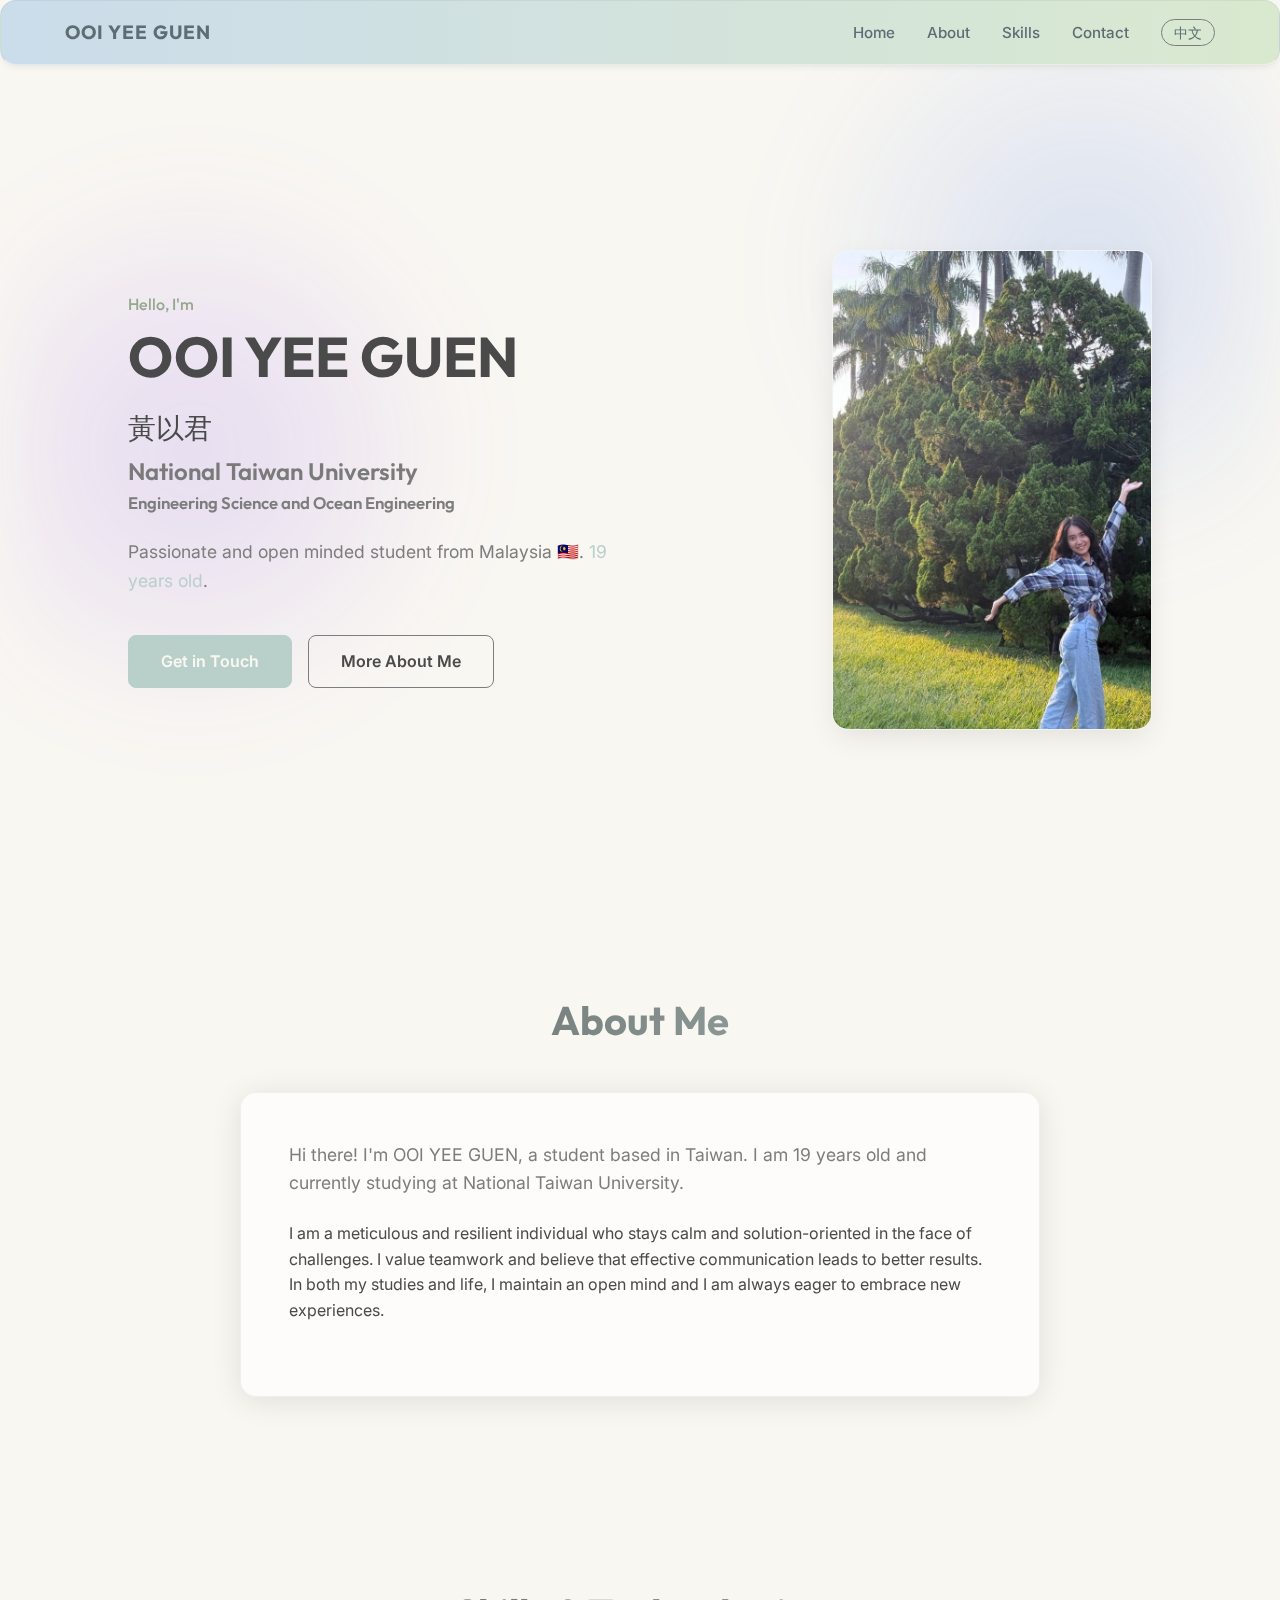
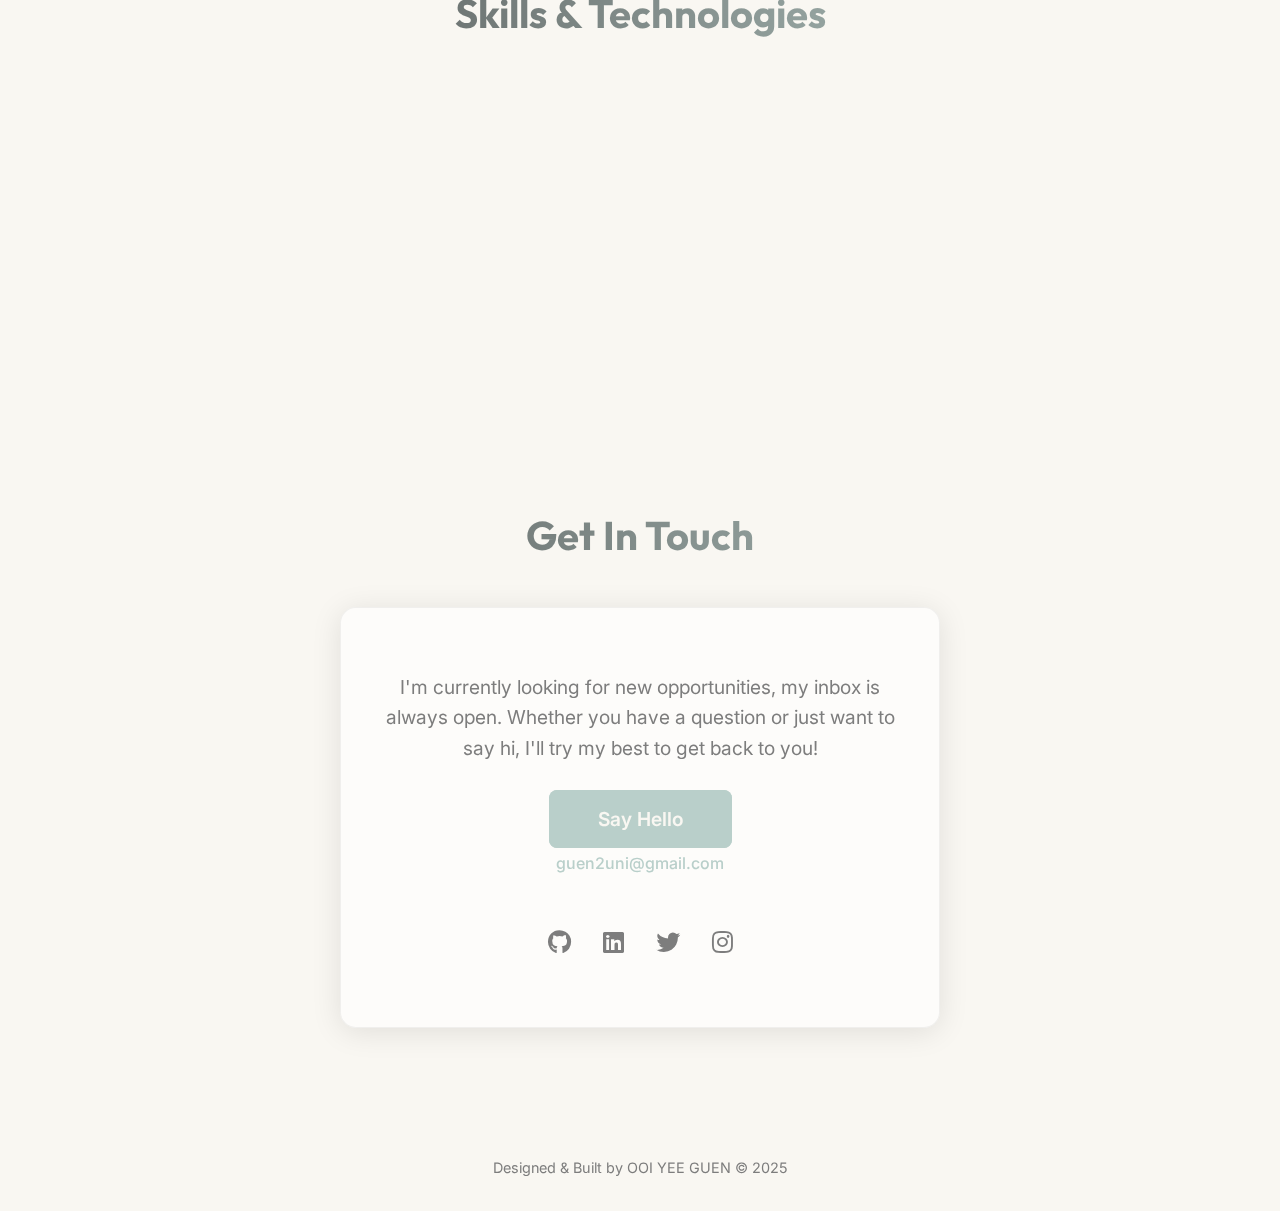
<file: personal_website/index.html>
<!DOCTYPE html>
<html lang="en">

<head>
    <meta charset="UTF-8">
    <meta name="viewport" content="width=device-width, initial-scale=1.0">
    <title>OOI YEE GUEN 黃以君 | Personal Website</title>
    <meta name="description" content="Personal portfolio and introduction website of OOI YEE GUEN">

    <!-- Fonts -->
    <link rel="preconnect" href="https://fonts.googleapis.com">
    <link rel="preconnect" href="https://fonts.gstatic.com" crossorigin>
    <link
        href="https://fonts.googleapis.com/css2?family=Inter:wght@300;400;600;700&family=Outfit:wght@500;700&display=swap"
        rel="stylesheet">

    <!-- Icons -->
    <link rel="stylesheet" href="https://cdnjs.cloudflare.com/ajax/libs/font-awesome/6.4.0/css/all.min.css">

    <!-- Styles -->
    <link rel="stylesheet" href="style.css">
</head>

<body>
    <div class="background-gradient"></div>

    <nav class="navbar glass">
        <div class="logo">OOI YEE GUEN</div>
        <ul class="nav-links">
            <li><a href="#home">Home</a></li>
            <li><a href="#about">About</a></li>
            <li><a href="#skills">Skills</a></li>
            <li><a href="#contact">Contact</a></li>
            <li><a href="index_zh.html"
                    style="border: 1px solid var(--text-secondary); padding: 4px 12px; border-radius: 20px; font-size: 0.9rem;">中文</a>
            </li>
        </ul>
        <div class="hamburger">
            <i class="fas fa-bars"></i>
        </div>
    </nav>

    <header id="home" class="hero-section">
        <div class="hero-content fade-in-up">
            <span class="greeting">Hello, I'm</span>
            <h1 class="name">OOI YEE GUEN <br><span style="font-size: 0.5em; font-weight: 300;">黃以君</span></h1>
            <h2 class="tagline">National Taiwan University <br><span
                    style="font-size: 0.7em; color: var(--text-secondary);">Engineering Science and Ocean
                    Engineering</span></h2>
            <p class="bio-short">
                Passionate and open minded student from Malaysia 🇲🇾. <span class="highlight">19 years old</span>.
            </p>
            <div class="cta-buttons">
                <a href="#contact" class="btn btn-primary">Get in Touch</a>
                <a href="#about" class="btn btn-secondary">More About Me</a>
            </div>
        </div>
        <div class="hero-visual fade-in-up delay-200">
            <!-- Abstract geometric shape or placeholder for profile image -->
            <!-- Flipable Profile Card -->
            <div class="profile-card-container">
                <div class="profile-card-inner">
                    <div class="profile-card-face profile-card-front">
                        <img src="images/outdoor.jpg" alt="Outdoor Photo" class="card-img">
                    </div>
                    <div class="profile-card-face profile-card-back">
                        <img src="images/profile.jpg" alt="Profile Photo" class="card-img">
                    </div>
                </div>
            </div>
        </div>
    </header>

    <section id="about" class="section">
        <div class="container">
            <h2 class="section-title">About Me</h2>
            <div class="about-content glass">
                <div class="about-text">
                    <p>
                        Hi there! I'm OOI YEE GUEN, a student based in Taiwan.
                        I am 19 years old and currently studying at National Taiwan University.
                    </p>
                    I am a meticulous and resilient individual who stays calm and solution-oriented in the face of
                    challenges. I value teamwork and believe that effective communication leads to better results. In
                    both my studies and life, I maintain an open mind and I am always eager to embrace new experiences.
                    </p>
                </div>
            </div>
        </div>
    </section>

    <section id="skills" class="section">
        <div class="container">
            <h2 class="section-title">Skills & Technologies</h2>
            <div class="skills-grid">



                <div class="skill-card glass fade-in-up delay-300">
                    <i class="fas fa-file-alt"></i>
                    <h3>Office Suite</h3>
                    <p>PPT, Word, Excel</p>
                </div>
                <div class="skill-card glass fade-in-up delay-300">
                    <i class="fas fa-language"></i>
                    <h3>Languages</h3>
                    <p>Malay, English, Mandarin, Cantonese, Hokkien</p>
                </div>
                <div class="skill-card glass fade-in-up delay-100">
                    <i class="fas fa-compass"></i>
                    <h3>More to Explore</h3>
                    <p>...</p>
                </div>
            </div>
        </div>
    </section>

    <section id="contact" class="section">
        <div class="container">
            <h2 class="section-title">Get In Touch</h2>
            <div class="contact-wrapper glass">
                <p class="contact-text">
                    I'm currently looking for new opportunities, my inbox is always open.
                    Whether you have a question or just want to say hi, I'll try my best to get back to you!
                </p>
                <a href="mailto:guen2uni@gmail.com" class="btn btn-primary big-btn">Say Hello</a>
                <p style="margin-top: 1rem; color: var(--accent-color); font-weight: 500;">guen2uni@gmail.com</p>

                <div class="social-links">
                    <a href="https://github.com/Yesmola0901" target="_blank" aria-label="GitHub"><i
                            class="fab fa-github"></i></a>
                    <a href="#" target="_blank" aria-label="LinkedIn"><i class="fab fa-linkedin"></i></a>
                    <a href="#" target="_blank" aria-label="Twitter"><i class="fab fa-twitter"></i></a>
                    <a href="https://www.instagram.com/_yeejunnnn?igsh=MnRtOHZ2MHhneTR6&utm_source=qr" target="_blank"
                        aria-label="Instagram"><i class="fab fa-instagram"></i></a>
                </div>
            </div>
        </div>
    </section>

    <footer>
        <p>Designed & Built by OOI YEE GUEN &copy; 2025</p>
    </footer>

    <script src="script.js"></script>
</body>

</html>
</file>
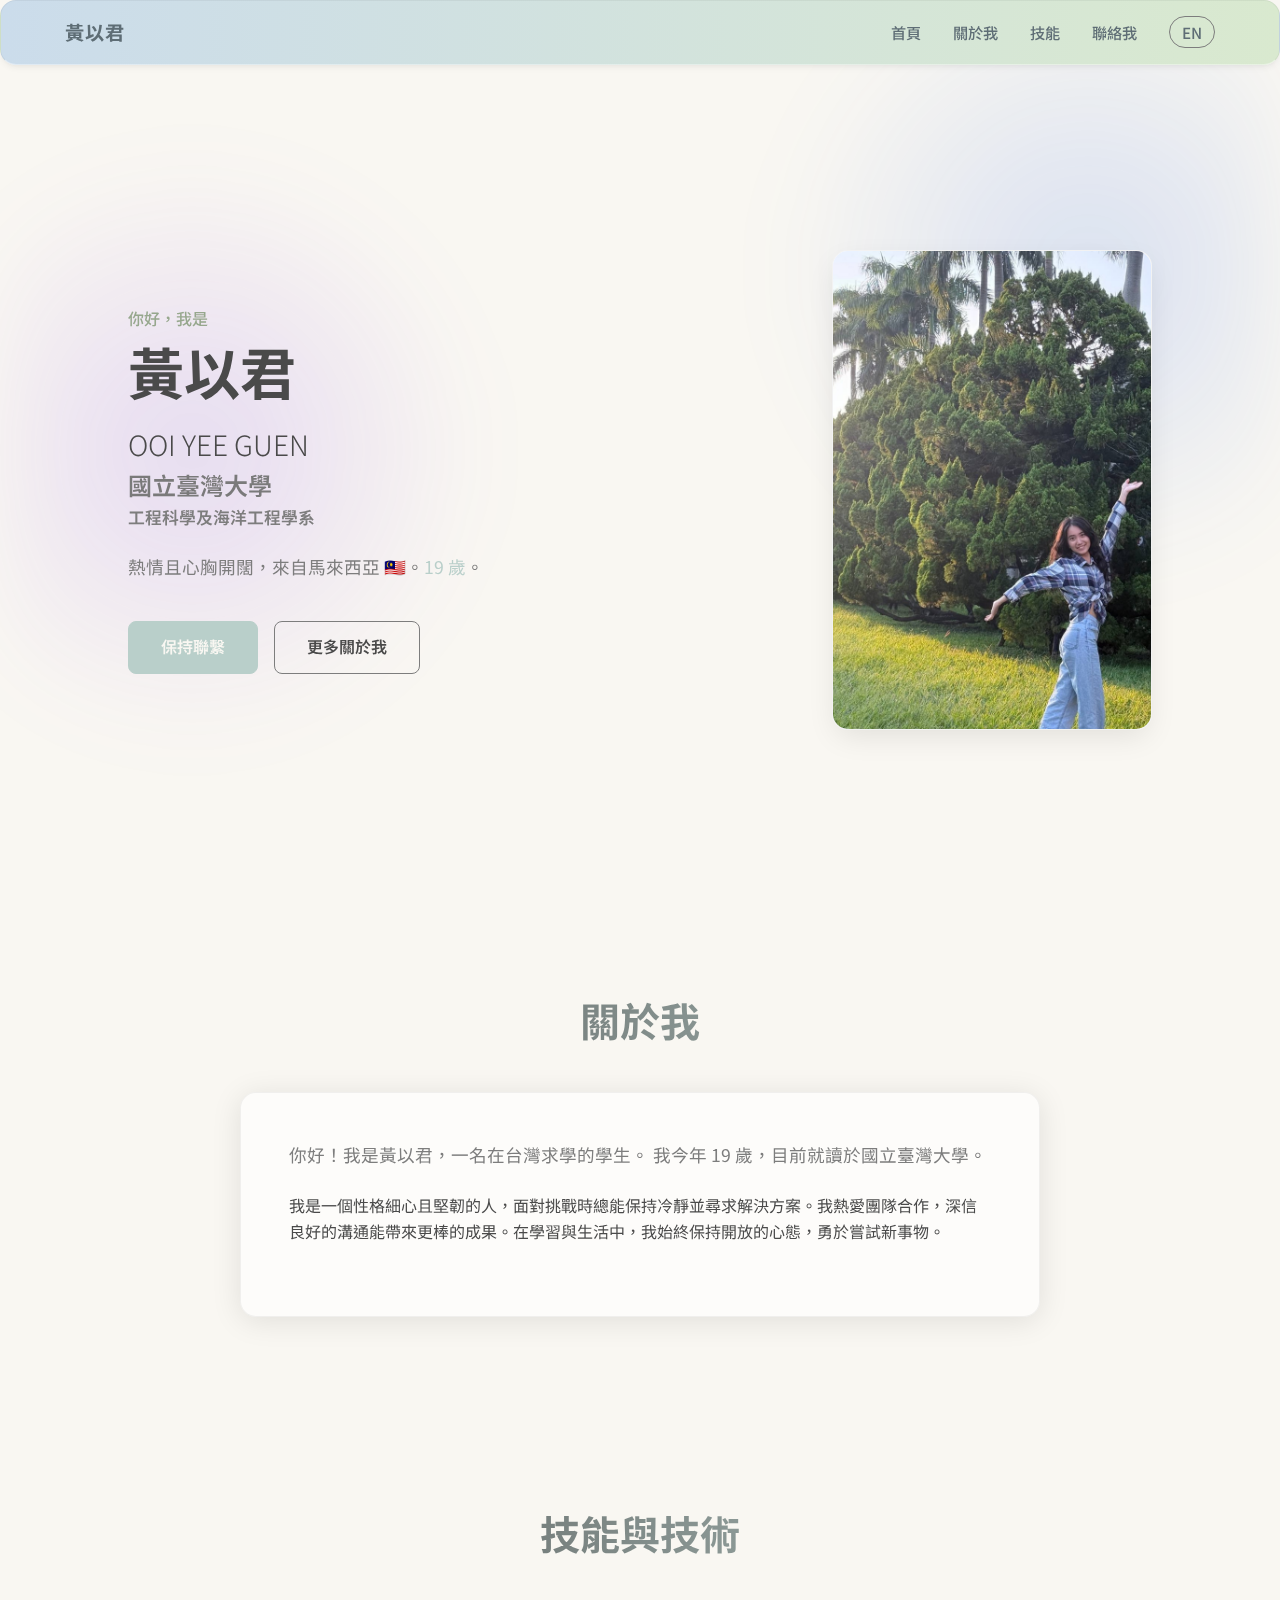
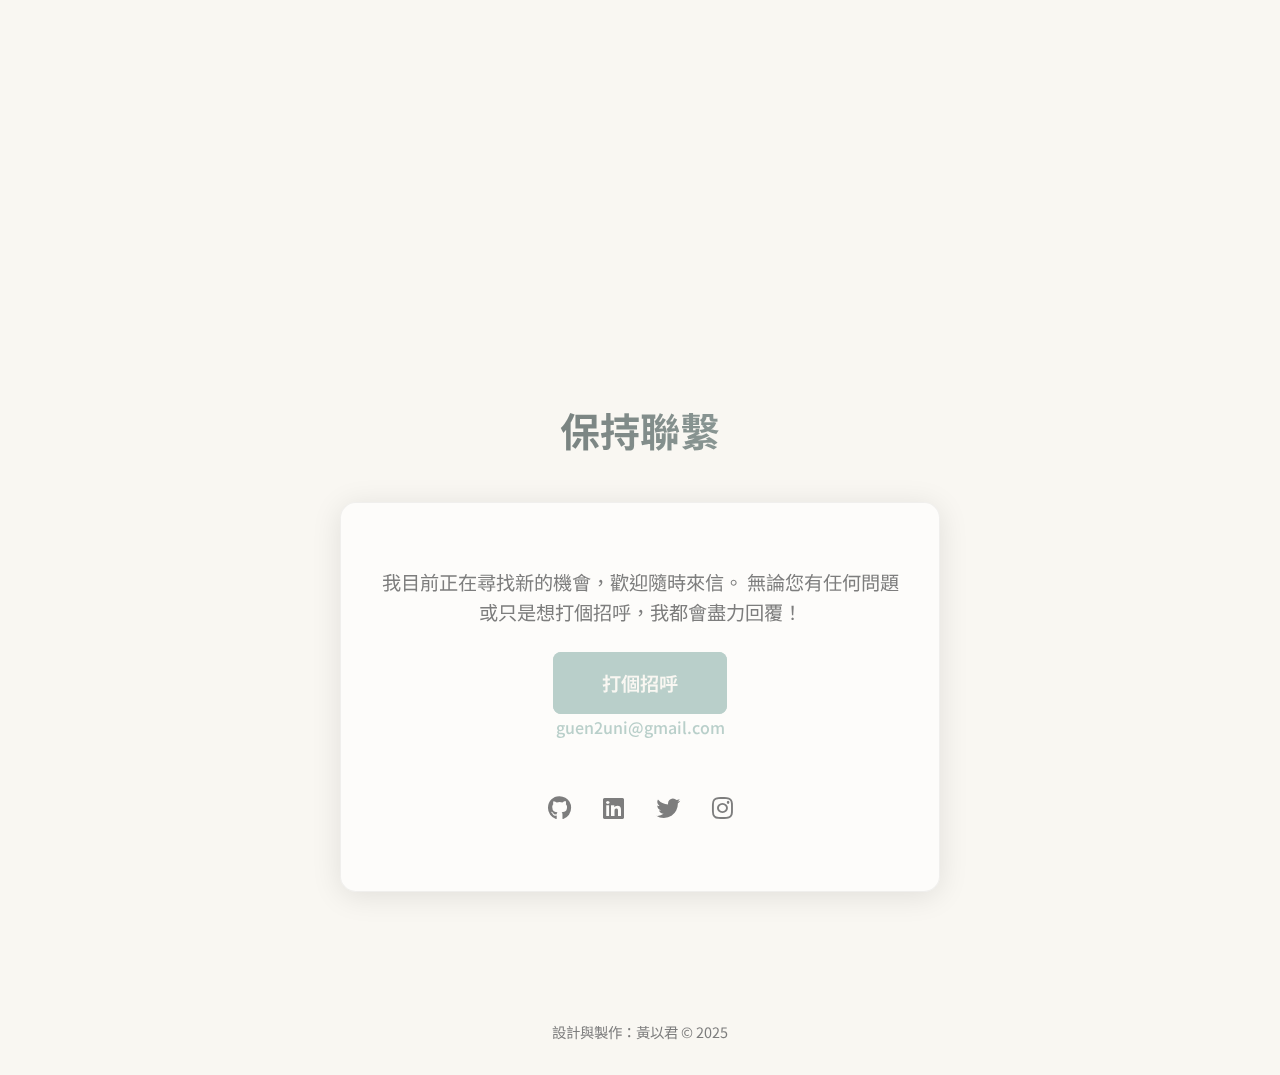
<file: personal_website/index_zh.html>
<!DOCTYPE html>
<html lang="zh-Hant">

<head>
    <meta charset="UTF-8">
    <meta name="viewport" content="width=device-width, initial-scale=1.0">
    <title>黃以君 OOI YEE GUEN | 個人網站</title>
    <meta name="description" content="黃以君的個人作品集與介紹網站">

    <!-- Fonts -->
    <link rel="preconnect" href="https://fonts.googleapis.com">
    <link rel="preconnect" href="https://fonts.gstatic.com" crossorigin>
    <link
        href="https://fonts.googleapis.com/css2?family=Inter:wght@300;400;600;700&family=Outfit:wght@500;700&family=Noto+Sans+TC:wght@300;400;500;700&display=swap"
        rel="stylesheet">

    <!-- Icons -->
    <link rel="stylesheet" href="https://cdnjs.cloudflare.com/ajax/libs/font-awesome/6.4.0/css/all.min.css">

    <!-- Styles -->
    <link rel="stylesheet" href="style.css">

    <style>
        /* Specific fonts for Chinese */
        :root {
            --font-body: 'Noto Sans TC', sans-serif;
            --font-heading: 'Noto Sans TC', sans-serif;
        }

        .nav-lang-switch {
            border: 1px solid var(--text-secondary);
            padding: 4px 12px;
            border-radius: 20px;
            font-size: 0.9rem;
            color: var(--text-secondary);
        }

        .nav-lang-switch:hover {
            border-color: var(--accent-color);
            color: var(--accent-color);
        }
    </style>
</head>

<body>
    <div class="background-gradient"></div>

    <nav class="navbar glass">
        <div class="logo">黃以君</div>
        <ul class="nav-links">
            <li><a href="#home">首頁</a></li>
            <li><a href="#about">關於我</a></li>
            <li><a href="#skills">技能</a></li>
            <li><a href="#contact">聯絡我</a></li>
            <li><a href="index.html" class="nav-lang-switch">EN</a></li>
        </ul>
        <div class="hamburger">
            <i class="fas fa-bars"></i>
        </div>
    </nav>

    <header id="home" class="hero-section">
        <div class="hero-content fade-in-up">
            <span class="greeting">你好，我是</span>
            <h1 class="name">黃以君 <br><span style="font-size: 0.5em; font-weight: 300;">OOI YEE GUEN</span></h1>
            <h2 class="tagline">國立臺灣大學 <br><span
                    style="font-size: 0.7em; color: var(--text-secondary);">工程科學及海洋工程學系</span></h2>
            <p class="bio-short">
                熱情且心胸開闊，來自馬來西亞 🇲🇾。<span class="highlight">19 歲</span>。
            </p>
            <div class="cta-buttons">
                <a href="#contact" class="btn btn-primary">保持聯繫</a>
                <a href="#about" class="btn btn-secondary">更多關於我</a>
            </div>
        </div>
        <div class="hero-visual fade-in-up delay-200">
            <!-- Flipable Profile Card -->
            <div class="profile-card-container">
                <div class="profile-card-inner">
                    <div class="profile-card-face profile-card-front">
                        <img src="images/outdoor.jpg" alt="戶外照" class="card-img">
                    </div>
                    <div class="profile-card-face profile-card-back">
                        <img src="images/profile.jpg" alt="個人照" class="card-img">
                    </div>
                </div>
            </div>
        </div>
    </header>

    <section id="about" class="section">
        <div class="container">
            <h2 class="section-title">關於我</h2>
            <div class="about-content glass">
                <div class="about-text">
                    <p>
                        你好！我是黃以君，一名在台灣求學的學生。
                        我今年 19 歲，目前就讀於國立臺灣大學。
                    </p>
                    我是一個性格細心且堅韌的人，面對挑戰時總能保持冷靜並尋求解決方案。我熱愛團隊合作，深信良好的溝通能帶來更棒的成果。在學習與生活中，我始終保持開放的心態，勇於嘗試新事物。
                    </p>
                </div>
            </div>
        </div>
    </section>

    <section id="skills" class="section">
        <div class="container">
            <h2 class="section-title">技能與技術</h2>
            <div class="skills-grid">



                <div class="skill-card glass fade-in-up delay-300">
                    <i class="fas fa-file-alt"></i>
                    <h3>文書處理</h3>
                    <p>熟悉運用 PPT, Word, Excel</p>
                </div>
                <div class="skill-card glass fade-in-up delay-300">
                    <i class="fas fa-language"></i>
                    <h3>語言能力</h3>
                    <p>馬來語、英語、華語、廣東話、福建話</p>
                </div>
                <div class="skill-card glass fade-in-up delay-100">
                    <i class="fas fa-compass"></i>
                    <h3>更多探索</h3>
                    <p>...</p>
                </div>
            </div>
        </div>
    </section>

    <section id="contact" class="section">
        <div class="container">
            <h2 class="section-title">保持聯繫</h2>
            <div class="contact-wrapper glass">
                <p class="contact-text">
                    我目前正在尋找新的機會，歡迎隨時來信。
                    無論您有任何問題或只是想打個招呼，我都會盡力回覆！
                </p>
                <a href="mailto:guen2uni@gmail.com" class="btn btn-primary big-btn">打個招呼</a>
                <p style="margin-top: 1rem; color: var(--accent-color); font-weight: 500;">guen2uni@gmail.com</p>

                <div class="social-links">
                    <a href="https://github.com/Yesmola0901" target="_blank" aria-label="GitHub"><i
                            class="fab fa-github"></i></a>
                    <a href="#" target="_blank" aria-label="LinkedIn"><i class="fab fa-linkedin"></i></a>
                    <a href="#" target="_blank" aria-label="Twitter"><i class="fab fa-twitter"></i></a>
                    <a href="https://www.instagram.com/_yeejunnnn?igsh=MnRtOHZ2MHhneTR6&utm_source=qr" target="_blank"
                        aria-label="Instagram"><i class="fab fa-instagram"></i></a>
                </div>
            </div>
        </div>
    </section>

    <footer>
        <p>設計與製作：黃以君 &copy; 2025</p>
    </footer>

    <script src="script.js"></script>
</body>

</html>
</file>
<file: personal_website/style.css>
:root {
    /* Rustic MUJI Light Theme */
    --bg-color: #F9F7F2;
    /* Warm off-white */
    --text-primary: #4A4A4A;
    /* Soft charcoal */
    --text-secondary: #7D7D7D;
    /* Muted grey */
    --accent-color: #B9CFCA;
    /* Gin and Tonic */
    --accent-secondary: #96A78D;
    /* Sage Green */
    --navbar-bg: #CBDCEB;
    --navbar-text: #5e6d75;
    --accent-glow: rgba(185, 207, 202, 0.5);
    --glass-bg: rgba(255, 255, 255, 0.6);
    --glass-border: rgba(0, 0, 0, 0.05);
    --gradient-1: #E3F5E1;
    /* Pastel Peppermint */
    --gradient-2: #B9CFCA;
    /* Gin and Tonic */

    --font-heading: 'Outfit', sans-serif;
    --font-body: 'Inter', sans-serif;
}

* {
    margin: 0;
    padding: 0;
    box-sizing: border-box;
}

html {
    scroll-behavior: smooth;
}

body {
    font-family: var(--font-body);
    background-color: var(--bg-color);
    color: var(--text-primary);
    line-height: 1.6;
    overflow-x: hidden;
}

/* Background Gradient Animation */
.background-gradient {
    position: fixed;
    top: 0;
    left: 0;
    width: 100vw;
    height: 100vh;
    z-index: -1;
    background: radial-gradient(circle at 15% 50%, rgba(124, 58, 237, 0.15), transparent 25%),
        radial-gradient(circle at 85% 30%, rgba(37, 99, 235, 0.15), transparent 25%);
    filter: blur(40px);
}

/* Typography */
h1,
h2,
h3 {
    font-family: var(--font-heading);
    font-weight: 700;
    line-height: 1.2;
}

a {
    text-decoration: none;
    color: inherit;
    transition: all 0.3s ease;
}

ul {
    list-style: none;
}

/* Utility Classes */
.glass {
    background: var(--glass-bg);
    backdrop-filter: blur(12px);
    -webkit-backdrop-filter: blur(12px);
    border: 1px solid var(--glass-border);
    border-radius: 16px;
    box-shadow: 0 4px 30px rgba(0, 0, 0, 0.1);
}

.container {
    max-width: 1200px;
    margin: 0 auto;
    padding: 0 2rem;
}

.section {
    padding: 6rem 0;
}

.section-title {
    font-size: 2.5rem;
    margin-bottom: 3rem;
    text-align: center;
    background: linear-gradient(to right, var(--text-primary), var(--accent-color));
    -webkit-background-clip: text;
    -webkit-text-fill-color: transparent;
}

.highlight {
    color: var(--accent-color);
}

/* Navbar */
.navbar {
    display: flex;
    justify-content: space-between;
    align-items: center;
    padding: 1rem 5%;
    position: fixed;
    width: 100%;
    top: 0;
    z-index: 1000;
    transition: all 0.3s ease;
    background: linear-gradient(90deg, #CBDCEB 0%, #D9E9CF 100%);
    box-shadow: 0 4px 6px -1px rgba(0, 0, 0, 0.05), 0 2px 4px -1px rgba(0, 0, 0, 0.03);
    border-bottom: 1px solid rgba(255, 255, 255, 0.4);
}

.navbar.glass {
    /* Override glass effect for solid color request */
    backdrop-filter: none;
    -webkit-backdrop-filter: none;
}

.logo {
    font-family: var(--font-heading);
    font-weight: 700;
    font-size: 1.2rem;
    color: var(--navbar-text);
    letter-spacing: 1px;
}

.nav-links {
    display: flex;
    gap: 2rem;
}

.nav-links a {
    color: var(--navbar-text);
    font-weight: 500;
    font-size: 0.95rem;
}

.nav-links a:hover {
    color: var(--accent-secondary);
    opacity: 1;
}

.nav-lang-switch {
    border: 1px solid var(--navbar-text);
    color: var(--navbar-text);
}

.nav-lang-switch:hover {
    background: rgba(255, 255, 255, 0.5);
    color: var(--accent-secondary);
    border-color: var(--accent-secondary);
}

.hamburger {
    display: none;
    font-size: 1.5rem;
    cursor: pointer;
}

/* Hero Section */
.hero-section {
    min-height: 100vh;
    display: flex;
    align-items: center;
    justify-content: space-between;
    padding: 0 10%;
    padding-top: 80px;
    /* Navbar offset */
}

.hero-content {
    max-width: 600px;
}

.greeting {
    display: block;
    font-family: var(--font-heading);
    font-size: 1rem;
    color: #96A78D;
    /* Sage Green match */
    margin-bottom: 0.5rem;
    font-weight: 500;
}

.name {
    font-size: 3.5rem;
    line-height: 1.1;
    margin-bottom: 0.5rem;
    color: #4A4A4A;
}

.tagline {
    font-size: 1.5rem;
    color: #7A7A7A;
    margin-bottom: 1.5rem;
    font-weight: 600;
}

.bio-short {
    font-size: 1.1rem;
    color: var(--text-secondary);
    margin-bottom: 2.5rem;
    max-width: 500px;
}

.cta-buttons {
    display: flex;
    gap: 1rem;
}

.btn {
    padding: 0.8rem 2rem;
    border-radius: 8px;
    font-weight: 600;
    cursor: pointer;
}

.btn-primary {
    background: var(--accent-color);
    color: var(--bg-color);
    border: 1px solid var(--accent-color);
}

.btn-primary:hover {
    background: transparent;
    color: var(--accent-color);
    box-shadow: 0 0 15px var(--accent-glow);
}

.btn-secondary {
    background: transparent;
    border: 1px solid var(--text-secondary);
    color: var(--text-primary);
}

.btn-secondary:hover {
    border-color: var(--accent-color);
    color: var(--accent-color);
}

/* Hero Visual */
.hero-visual {
    position: relative;
}

/* Flipable Profile Card */
.profile-card-container {
    width: 320px;
    height: 480px;
    /* Adjust aspect ratio for portrait photos */
    perspective: 1000px;
    cursor: pointer;
}

.profile-card-inner {
    position: relative;
    width: 100%;
    height: 100%;
    text-align: center;
    transition: transform 0.8s cubic-bezier(0.175, 0.885, 0.32, 1.275);
    transform-style: preserve-3d;
    box-shadow: 0 10px 30px -5px rgba(0, 0, 0, 0.1);
    border-radius: 16px;
}

/* Use a class to trigger flip instead of hover for better control with JS cycling */
.profile-card-container.flipped .profile-card-inner {
    transform: rotateY(180deg);
}

.profile-card-face {
    position: absolute;
    width: 100%;
    height: 100%;
    -webkit-backface-visibility: hidden;
    backface-visibility: hidden;
    border-radius: 16px;
    overflow: hidden;
    background-color: #fff;
    border: 1px solid var(--glass-border);
}

.profile-card-front {
    /* Default state */
}

.profile-card-back {
    transform: rotateY(180deg);
}

.card-img {
    width: 100%;
    height: 100%;
    object-fit: cover;
    display: block;
}

.card-icon {
    font-size: 4rem;
    color: var(--accent-color);
    margin-bottom: 1rem;
}

/* About Section */
.about-content {
    padding: 3rem;
    max-width: 800px;
    margin: 0 auto;
}

.about-text p {
    margin-bottom: 1.5rem;
    font-size: 1.1rem;
    color: var(--text-secondary);
}

/* Skills Section */
.skills-grid {
    display: grid;
    grid-template-columns: repeat(auto-fit, minmax(250px, 1fr));
    gap: 2rem;
}

.skill-card {
    padding: 2rem;
    text-align: center;
    transition: transform 0.3s ease, border-color 0.3s ease;
}

.skill-card:hover {
    transform: translateY(-10px);
    border-color: var(--accent-color);
}

.skill-card i {
    font-size: 3rem;
    color: var(--accent-color);
    margin-bottom: 1.5rem;
}

.skill-card h3 {
    margin-bottom: 1rem;
    font-size: 1.5rem;
}

.skill-card p {
    color: var(--text-secondary);
}

/* Contact Section */
.contact-wrapper {
    text-align: center;
    max-width: 600px;
    margin: 0 auto;
    padding: 4rem 2rem;
}

.contact-text {
    margin-bottom: 2.5rem;
    font-size: 1.2rem;
    color: var(--text-secondary);
}

.big-btn {
    padding: 1rem 3rem;
    font-size: 1.2rem;
}

.social-links {
    margin-top: 3rem;
    display: flex;
    justify-content: center;
    gap: 2rem;
}

.social-links a {
    font-size: 1.5rem;
    color: var(--text-secondary);
}

.social-links a:hover {
    color: var(--accent-color);
    transform: translateY(-3px);
}

/* Footer */
footer {
    text-align: center;
    padding: 2rem;
    color: var(--text-secondary);
    font-size: 0.9rem;
}

/* Animations */
.fade-in-up {
    opacity: 0;
    transform: translateY(30px);
    transition: opacity 0.8s ease, transform 0.8s ease;
}

.fade-in-up.visible {
    opacity: 1;
    transform: translateY(0);
}

.delay-100 {
    transition-delay: 0.1s;
}

.delay-200 {
    transition-delay: 0.2s;
}

.delay-300 {
    transition-delay: 0.3s;
}

/* Responsive Design */
@media (max-width: 768px) {
    .navbar {
        width: 100%;
        top: 0;
        border-radius: 0;
        border: none;
        border-bottom: 1px solid var(--glass-border);
    }

    .nav-links {
        display: none;
        /* Mobile menu implementation left as exercise or simple hide */
    }

    .hamburger {
        display: block;
    }

    .hero-section {
        flex-direction: column;
        justify-content: center;
        text-align: center;
        padding-top: 120px;
    }

    .hero-content {
        margin-bottom: 4rem;
    }

    .name {
        font-size: 3rem;
    }

    .tagline {
        font-size: 1.8rem;
    }

    .cta-buttons {
        justify-content: center;
    }
}
</file>
